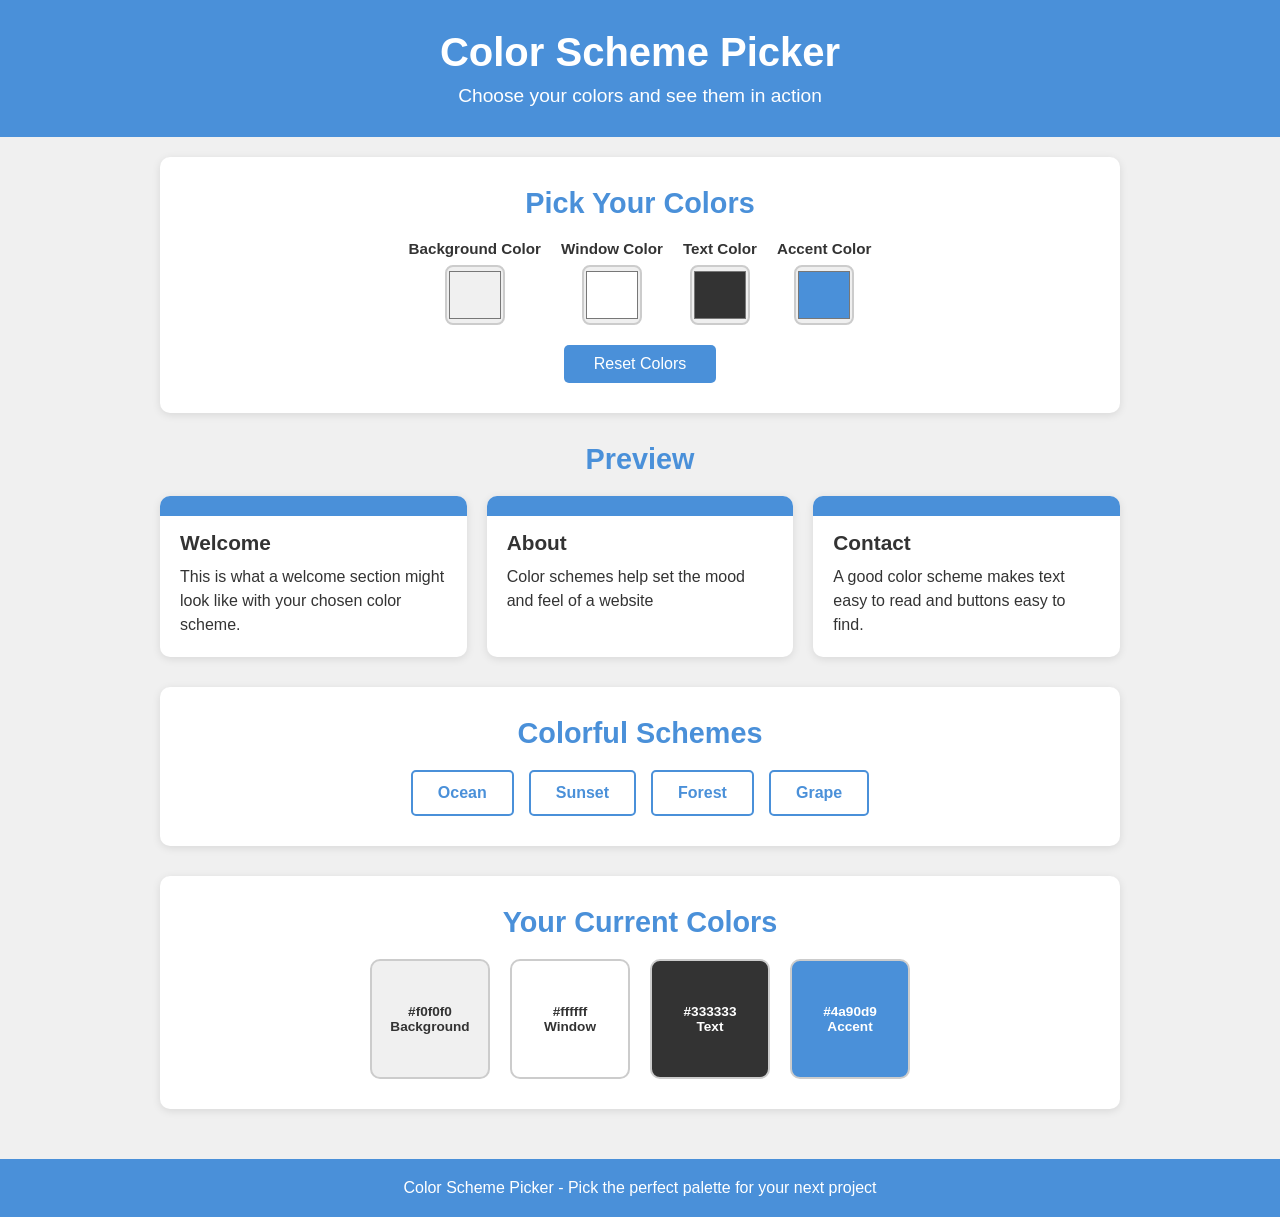
<file: index.html>
<!DOCTYPE html>
<html lang="en">
  <head>
    <meta charset="UTF-8">
    <meta name="viewport" content="width=device-width, initial-scale=1.0">
    <title>Color Scheme Picker</title>
    <link rel="stylesheet" href="./Styles/index.css">
  </head>
  <body>
    <header>
      <h1>Color Scheme Picker</h1>
      <p>Choose your colors and see them in action</p>
    </header>

    <main>
      <section class="controls">
        <h2>Pick Your Colors</h2>
        <div class="color-inputs">
          <div class="input-group">
            <label for="bgColor">Background Color</label>
            <input type="color" id="bgColor" value="#f0f0f0">
          </div>
          <div class="input-group">
            <label for="windowColor">Window Color</label>
            <input type="color" id="windowColor" value="#ffffff">
          </div>
          <div class="input-group">
            <label for="textColor">Text Color</label>
            <input type="color" id="textColor" value="#333333">
          </div>
          <div class="input-group">
            <label for="accentColor">Accent Color</label>
            <input type="color" id="accentColor" value="#4a90d9">
          </div>
        </div>
        <button id="resetBtn">Reset Colors</button>
      </section>

      <section class="preview">
        <h2>Preview</h2>
        <div class="window-grid">
          <div class="window" id="window1">
            <div class="window-bar">
            </div>
            <h3>Welcome</h3>
            <p>This is what a welcome section might look like with your chosen color scheme.</p>
          </div>
          <div class="window" id="window2">
            <div class="window-bar">
            </div>
            <h3>About</h3>
            <p>Color schemes help set the mood and feel of a website</p>
          </div>
          <div class="window" id="window3">
            <div class="window-bar">
            </div>
            <h3>Contact</h3>
            <p>A good color scheme makes text easy to read and buttons easy to find.</p>
          </div>
        </div>
      </section>

      <section class="saved-schemes">
        <h2>Colorful Schemes</h2>
        <div class="scheme-buttons">
          <button class="scheme-btn" id="oceanBtn">Ocean</button>
          <button class="scheme-btn" id="sunsetBtn">Sunset</button>
          <button class="scheme-btn" id="forestBtn">Forest</button>
          <button class="scheme-btn" id="darkBtn">Grape</button>
        </div>
      </section>

      <section class="current-scheme">
        <h2>Your Current Colors</h2>
        <div class="color-display">
          <div class="color-swatch" id="swatchBg">
            <p id="labelBg">#f0f0f0</p>
            <p>Background</p>
          </div>
          <div class="color-swatch" id="swatchWindow">
            <p id="labelWindow">#ffffff</p>
            <p>Window</p>
          </div>
          <div class="color-swatch" id="swatchText">
            <p id="labelText">#333333</p>
            <p>Text</p>
          </div>
          <div class="color-swatch" id="swatchAccent">
            <p id="labelAccent">#4a90d9</p>
            <p>Accent</p>
          </div>
        </div>
      </section>
    </main>

    <footer>
      <p>Color Scheme Picker - Pick the perfect palette for your next project</p>
    </footer>

    <script src="../Scripts/index.js"></script>
  </body>
</html>
</file>
<file: Styles/index.css>
* {
  margin: 0;
  padding: 0;
  box-sizing: border-box;
}

body {
  font-family: Arial, sans-serif;
  background-color: #f0f0f0;
  color: #333333;
  min-height: 100vh;
  display: flex;
  flex-direction: column;
}

header {
  background-color: #4a90d9;
  color: white;
  text-align: center;
  padding: 30px 20px;
}

header h1 {
  font-size: 2.5em;
  margin-bottom: 10px;
}

header p {
  font-size: 1.2em;
}

main {
  flex: 1;
  max-width: 1000px;
  width: 100%;
  margin: 0 auto;
  padding: 20px;
}

h2 {
  text-align: center;
  color: #4a90d9;
  font-size: 1.8em;
  margin-bottom: 20px;
}

.controls {
  background-color: #ffffff;
  border-radius: 10px;
  padding: 30px;
  margin-bottom: 30px;
  box-shadow: 0 2px 8px rgba(0, 0, 0, 0.1);
}

.color-inputs {
  display: flex;
  flex-wrap: wrap;
  justify-content: center;
  gap: 20px;
  margin-bottom: 20px;
}

.input-group {
  display: flex;
  flex-direction: column;
  align-items: center;
  gap: 8px;
}

.input-group label {
  font-weight: bold;
  font-size: 0.95em;
}

.input-group input[type="color"] {
  width: 60px;
  height: 60px;
  border: 2px solid #ccc;
  border-radius: 8px;
  cursor: pointer;
}

#resetBtn {
  display: block;
  margin: 0 auto;
  padding: 10px 30px;
  background-color: #4a90d9;
  color: white;
  border: none;
  border-radius: 5px;
  font-size: 1em;
  cursor: pointer;
}

#resetBtn:hover {
  background-color: #3a7bc8;
}

.preview {
  margin-bottom: 30px;
}

.window-grid {
  display: flex;
  flex-wrap: wrap;
  gap: 20px;
  justify-content: center;
}

.window {
  background-color: #ffffff;
  border-radius: 10px;
  box-shadow: 0 2px 8px rgba(0, 0, 0, 0.1);
  flex: 1 1 250px;
  max-width: 320px;
  overflow: hidden;
}

.window-bar {
  background-color: #4a90d9;
  padding: 10px 15px;
  display: flex;
  gap: 6px;
}

.dot {
  width: 12px;
  height: 12px;
  border-radius: 50%;
  background-color: rgba(255, 255, 255, 0.5);
}

.window h3 {
  padding: 15px 20px 5px 20px;
  font-size: 1.3em;
}

.window p {
  padding: 5px 20px 20px 20px;
  line-height: 1.5;
}

.saved-schemes {
  background-color: #ffffff;
  border-radius: 10px;
  padding: 30px;
  margin-bottom: 30px;
  box-shadow: 0 2px 8px rgba(0, 0, 0, 0.1);
}

.scheme-buttons {
  display: flex;
  flex-wrap: wrap;
  justify-content: center;
  gap: 15px;
}

.scheme-btn {
  padding: 12px 25px;
  border: 2px solid #4a90d9;
  border-radius: 5px;
  background-color: white;
  color: #4a90d9;
  font-size: 1em;
  font-weight: bold;
  cursor: pointer;
}

.scheme-btn:hover {
  background-color: #4a90d9;
  color: white;
}

.current-scheme {
  background-color: #ffffff;
  border-radius: 10px;
  padding: 30px;
  margin-bottom: 30px;
  box-shadow: 0 2px 8px rgba(0, 0, 0, 0.1);
}

.color-display {
  display: flex;
  flex-wrap: wrap;
  justify-content: center;
  gap: 20px;
}

.color-swatch {
  width: 120px;
  height: 120px;
  border-radius: 10px;
  display: flex;
  flex-direction: column;
  align-items: center;
  justify-content: center;
  border: 2px solid #ccc;
  font-size: 0.85em;
  font-weight: bold;
}

#swatchBg {
  background-color: #f0f0f0;
}

#swatchWindow {
  background-color: #ffffff;
}

#swatchText {
  background-color: #333333;
  color: white;
}

#swatchAccent {
  background-color: #4a90d9;
  color: white;
}

footer {
  background-color: #4a90d9;
  color: white;
  text-align: center;
  padding: 20px;
}

@media (max-width: 600px) {
  header h1 {
    font-size: 1.8em;
  }

  .color-inputs {
    flex-direction: column;
    align-items: center;
  }

  .window {
    max-width: 100%;
  }

  .color-swatch {
    width: 90px;
    height: 90px;
    font-size: 0.75em;
  }
}
</file>
<file: docs/Styles/index.css>
* {
  margin: 0;
  padding: 0;
  box-sizing: border-box;
}

body {
  font-family: Arial, sans-serif;
  background-color: #f0f0f0;
  color: #333333;
  min-height: 100vh;
  display: flex;
  flex-direction: column;
}

header {
  background-color: #4a90d9;
  color: white;
  text-align: center;
  padding: 30px 20px;
}

header h1 {
  font-size: 2.5em;
  margin-bottom: 10px;
}

header p {
  font-size: 1.2em;
}

main {
  flex: 1;
  max-width: 1000px;
  width: 100%;
  margin: 0 auto;
  padding: 20px;
}

h2 {
  text-align: center;
  color: #4a90d9;
  font-size: 1.8em;
  margin-bottom: 20px;
}

.controls {
  background-color: #ffffff;
  border-radius: 10px;
  padding: 30px;
  margin-bottom: 30px;
  box-shadow: 0 2px 8px rgba(0, 0, 0, 0.1);
}

.color-inputs {
  display: flex;
  flex-wrap: wrap;
  justify-content: center;
  gap: 20px;
  margin-bottom: 20px;
}

.input-group {
  display: flex;
  flex-direction: column;
  align-items: center;
  gap: 8px;
}

.input-group label {
  font-weight: bold;
  font-size: 0.95em;
}

.input-group input[type="color"] {
  width: 60px;
  height: 60px;
  border: 2px solid #ccc;
  border-radius: 8px;
  cursor: pointer;
}

#resetBtn {
  display: block;
  margin: 0 auto;
  padding: 10px 30px;
  background-color: #4a90d9;
  color: white;
  border: none;
  border-radius: 5px;
  font-size: 1em;
  cursor: pointer;
}

#resetBtn:hover {
  background-color: #3a7bc8;
}

.preview {
  margin-bottom: 30px;
}

.window-grid {
  display: flex;
  flex-wrap: wrap;
  gap: 20px;
  justify-content: center;
}

.window {
  background-color: #ffffff;
  border-radius: 10px;
  box-shadow: 0 2px 8px rgba(0, 0, 0, 0.1);
  flex: 1 1 250px;
  max-width: 320px;
  overflow: hidden;
}

.window-bar {
  background-color: #4a90d9;
  padding: 10px 15px;
  display: flex;
  gap: 6px;
}

.dot {
  width: 12px;
  height: 12px;
  border-radius: 50%;
  background-color: rgba(255, 255, 255, 0.5);
}

.window h3 {
  padding: 15px 20px 5px 20px;
  font-size: 1.3em;
}

.window p {
  padding: 5px 20px 20px 20px;
  line-height: 1.5;
}

.saved-schemes {
  background-color: #ffffff;
  border-radius: 10px;
  padding: 30px;
  margin-bottom: 30px;
  box-shadow: 0 2px 8px rgba(0, 0, 0, 0.1);
}

.scheme-buttons {
  display: flex;
  flex-wrap: wrap;
  justify-content: center;
  gap: 15px;
}

.scheme-btn {
  padding: 12px 25px;
  border: 2px solid #4a90d9;
  border-radius: 5px;
  background-color: white;
  color: #4a90d9;
  font-size: 1em;
  font-weight: bold;
  cursor: pointer;
}

.scheme-btn:hover {
  background-color: #4a90d9;
  color: white;
}

.current-scheme {
  background-color: #ffffff;
  border-radius: 10px;
  padding: 30px;
  margin-bottom: 30px;
  box-shadow: 0 2px 8px rgba(0, 0, 0, 0.1);
}

.color-display {
  display: flex;
  flex-wrap: wrap;
  justify-content: center;
  gap: 20px;
}

.color-swatch {
  width: 120px;
  height: 120px;
  border-radius: 10px;
  display: flex;
  flex-direction: column;
  align-items: center;
  justify-content: center;
  border: 2px solid #ccc;
  font-size: 0.85em;
  font-weight: bold;
}

#swatchBg {
  background-color: #f0f0f0;
}

#swatchWindow {
  background-color: #ffffff;
}

#swatchText {
  background-color: #333333;
  color: white;
}

#swatchAccent {
  background-color: #4a90d9;
  color: white;
}

footer {
  background-color: #4a90d9;
  color: white;
  text-align: center;
  padding: 20px;
}

@media (max-width: 600px) {
  header h1 {
    font-size: 1.8em;
  }

  .color-inputs {
    flex-direction: column;
    align-items: center;
  }

  .window {
    max-width: 100%;
  }

  .color-swatch {
    width: 90px;
    height: 90px;
    font-size: 0.75em;
  }
}
</file>
